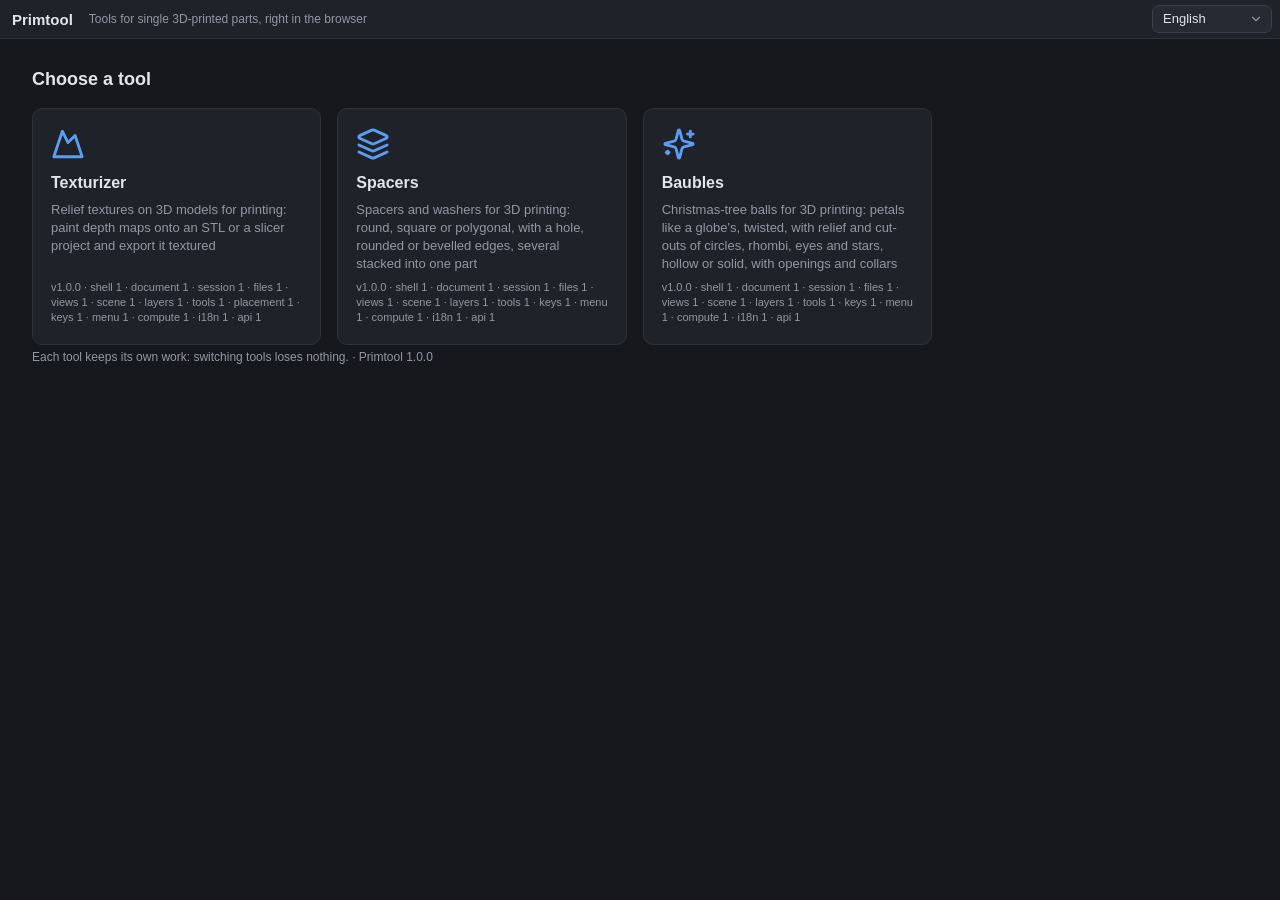
<file: primtool/index.html>
<!doctype html>
<html lang="ru">
  <head>
    <meta charset="UTF-8" />
    <meta name="viewport" content="width=device-width, initial-scale=1.0" />
    <title>Primtool</title>
    <meta name="description" content="Инструменты для отдельных деталей под 3D-печать — рельефные текстуры, проставки и шайбы — прямо в браузере" />
    <meta name="theme-color" content="#1f2228" />
    <link rel="icon" href="./icon.svg" type="image/svg+xml" />
    <link rel="manifest" href="./manifest.webmanifest" />
    <script type="module" crossorigin src="./assets/index-BRjMi6jE.js"></script>
    <link rel="stylesheet" crossorigin href="./assets/index-DzqEiB0S.css">
  </head>
  <body>
    <div id="root"></div>
  </body>
</html>
</file>
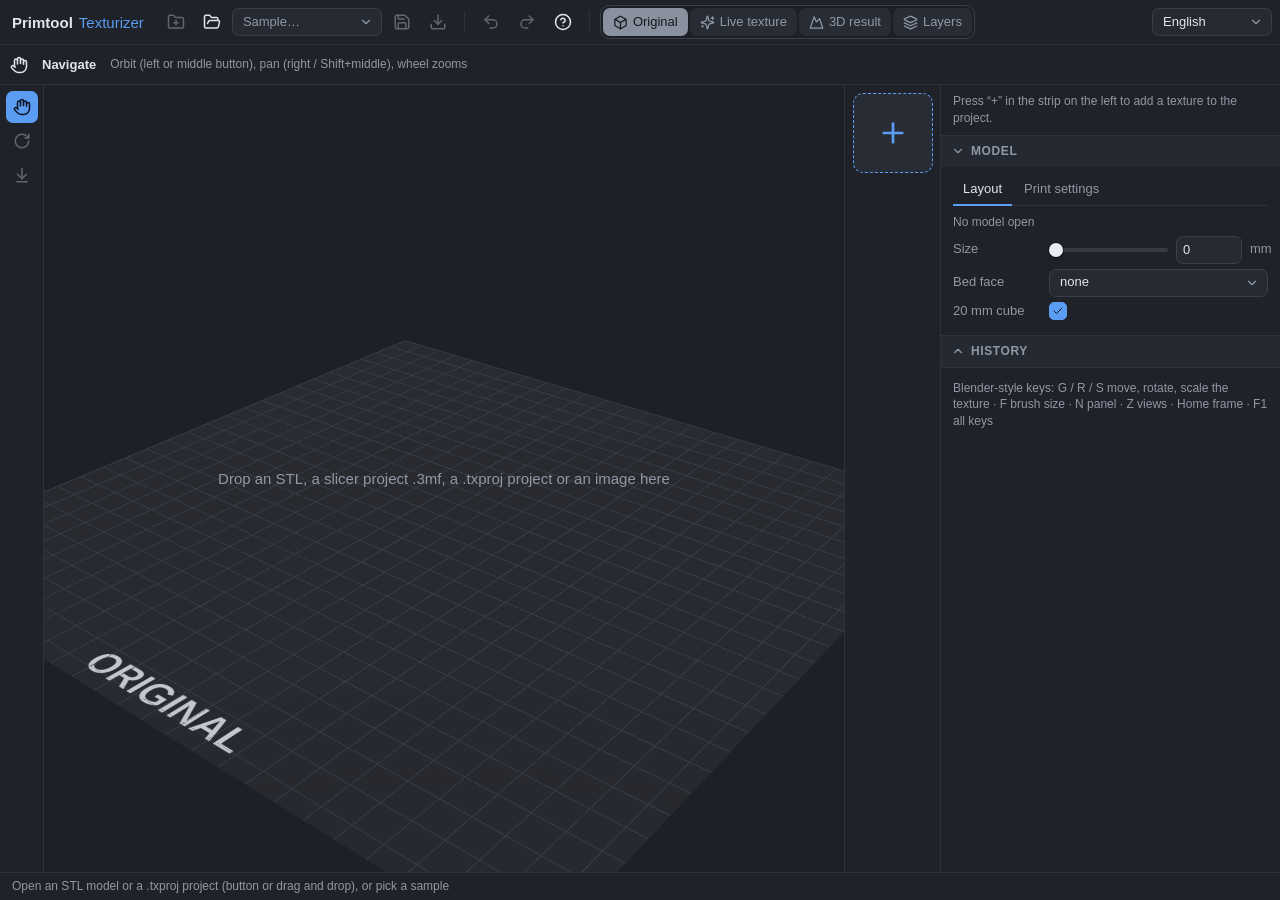
<file: texturizer/index.html>
<!doctype html>
<html lang="ru">
  <head>
    <meta charset="UTF-8" />
    <title>Texturizer → Primtool</title>
    <!-- Texturizer is now a tool of Primtool: the old address sends you there, keeping nothing behind -->
    <meta http-equiv="refresh" content="0; url=../primtool/#texturizer" />
    <link rel="canonical" href="../primtool/#texturizer" />
    <script>location.replace("../primtool/#texturizer");</script>
  </head>
  <body style="font: 14px sans-serif; background: #16181d; color: #e3e5ea; padding: 24px">
    Texturizer теперь живёт в Primtool: <a style="color: #5b9df2" href="../primtool/#texturizer">cavinsmith.github.io/primtool/#texturizer</a>
  </body>
</html>
</file>
<file: primtool/assets/index-DzqEiB0S.css>
:root{--bg: #16181d;--panel: #1f2228;--panel2: #252931;--line: #2e323b;--text: #e3e5ea;--dim: #9198a5;--accent: #5b9df2;--warn: #e8b453;--err: #f07167;color-scheme:dark;font:13px/1.4 -apple-system,BlinkMacSystemFont,Segoe UI,Roboto,sans-serif}*{box-sizing:border-box}html,body,#root{margin:0;height:100%;background:var(--bg);color:var(--text);overflow:hidden}.app{display:flex;flex-direction:column;height:100%}.middle{flex:1;display:flex;min-height:0}.topbar{display:flex;align-items:center;gap:4px;padding:5px 8px;background:var(--panel);border-bottom:1px solid var(--line);flex-wrap:wrap}.brand{font:inherit;font-weight:600;font-size:15px;margin-right:8px;background:none;border:0;color:inherit;padding:2px 4px;border-radius:4px;cursor:pointer;display:inline-flex;gap:6px;align-items:baseline}.brand:hover{background:var(--ctl-hover, #2b2f37)}.brand-plugin{font-weight:500;color:var(--accent, #a594e0)}.sep{width:1px;height:22px;background:var(--line);margin:0 6px}.samples{max-width:150px}.seg{display:flex;border:1px solid #3a3f4a;border-radius:7px;overflow:hidden}.seg button{background:#282c34;color:var(--dim);border:0;padding:5px 10px;font:inherit;cursor:pointer;display:flex;align-items:center;gap:5px}.seg button+button{border-left:1px solid #3a3f4a}.seg button.active{background:var(--accent);color:#0d1320}.toolopts{display:flex;align-items:center;gap:14px;flex-wrap:nowrap;height:40px;flex:none;padding:0 10px;background:var(--panel);border-bottom:1px solid var(--line);overflow:hidden;white-space:nowrap}.toolopts>b{flex:none}.toolopts label{display:flex;align-items:center;gap:6px;color:var(--dim);flex:none}.toolopts input[type=range]{width:90px;accent-color:var(--accent)}.toolopts .v{min-width:42px;color:var(--text);font-variant-numeric:tabular-nums}.toolopts .hint{flex:1 1 0;min-width:0;margin:0;overflow:hidden;text-overflow:ellipsis;white-space:nowrap}.toolbar{width:44px;flex:none;background:var(--panel);border-right:1px solid var(--line);display:flex;flex-direction:column;align-items:center;gap:2px;padding-top:6px}.ibtn{width:32px;height:32px;display:inline-flex;align-items:center;justify-content:center;border-radius:7px;border:1px solid transparent;background:transparent;color:var(--text);cursor:pointer;padding:0}.ibtn:hover:not(:disabled){background:#2c313a}.ibtn.active{background:var(--accent);color:#0d1320}.ibtn:disabled{opacity:.35;cursor:default}.icon{position:relative;display:inline-block;flex:none}.icon>span,.icon svg{display:block;width:100%;height:100%}.badge{position:absolute;right:-5px;bottom:-6px;font-size:13px;font-weight:800;line-height:1}.view{position:relative;flex:1;min-width:0}.canvas{position:absolute;inset:0}.empty{position:absolute;inset:0;display:flex;align-items:center;justify-content:center;color:var(--dim);font-size:15px;pointer-events:none}.busy{position:absolute;top:12px;left:50%;transform:translate(-50%);background:#14161beb;border:1px solid var(--line);border-radius:8px;padding:8px 14px;display:flex;gap:10px;align-items:center;white-space:nowrap}.secs{color:var(--dim);font-variant-numeric:tabular-nums}.spinner{width:14px;height:14px;border-radius:50%;border:2px solid #555;border-top-color:var(--accent);animation:spin .8s linear infinite}@keyframes spin{to{transform:rotate(360deg)}}.docks{width:340px;flex:none;overflow-y:auto;background:var(--panel);border-left:1px solid var(--line)}.dock{border-bottom:1px solid var(--line)}.dock>header{display:flex;align-items:center;gap:6px;padding:7px 10px;cursor:pointer;user-select:none;font-size:12px;text-transform:uppercase;letter-spacing:.05em;color:var(--dim);font-weight:600;background:var(--panel2)}.dock-body{padding:6px 12px 10px}.spacer{flex:1}.row{display:flex;align-items:center;gap:8px;margin:5px 0}.lbl{width:88px;flex:none;color:var(--dim)}.row input[type=range]{flex:1;min-width:0;accent-color:var(--accent)}.row select{flex:1;min-width:0}.num{width:58px}.unit{width:18px;color:var(--dim)}input,select,.btn{background:#282c34;color:var(--text);border:1px solid #3a3f4a;border-radius:6px;padding:4px 6px;font:inherit}.btn{cursor:pointer;padding:5px 10px}.btn.small{padding:2px 8px}.btn:hover:not(:disabled){border-color:var(--accent)}.btn:disabled{opacity:.45;cursor:default}.buttons{flex-wrap:wrap}.hint{color:var(--dim);font-size:12px;margin:4px 0}.warn{color:var(--warn);font-size:12px;margin:4px 0}.keys{padding:8px 12px}.addwrap{position:relative;display:inline-block}.curve{width:100%;max-width:260px;display:block;margin:0 auto;touch-action:none;cursor:crosshair}.curve-bg{fill:#15171c;stroke:#3a3f4a}.curve-grid line{stroke:#2c3038}.curve-line{fill:none;stroke:var(--accent);stroke-width:2}.curve-pt{fill:#e3e5ea;stroke:#15171c;stroke-width:2;cursor:grab}.history{margin:0;padding-left:22px;max-height:260px;overflow-y:auto}.history li{cursor:pointer;padding:1px 0}.history li.cur{color:var(--accent);font-weight:600}.history li.future{color:#5c6370}.status{display:flex;gap:14px;padding:5px 12px;background:var(--panel);border-top:1px solid var(--line);color:var(--dim);font-size:12px;white-space:nowrap;overflow:hidden}.error{color:var(--err);cursor:pointer}.modal-bg{position:fixed;inset:0;background:#0000008c;display:flex;align-items:center;justify-content:center;z-index:50}.modal{background:var(--panel);border:1px solid #3a3f4a;border-radius:12px;padding:16px 20px;width:min(660px,94vw);box-shadow:0 20px 60px #0009}.modal h3{margin:0 0 8px;font-size:16px}.size-body{display:flex;gap:16px;align-items:flex-start}.num.big{font-weight:700;font-size:15px;width:90px}.quick{display:flex;flex-direction:column;gap:4px;margin-top:6px}.end{justify-content:flex-end;margin-top:12px}.btn.primary{background:var(--accent);border-color:var(--accent);color:#0d1320;font-weight:600}.volume{width:300px;height:300px;flex:none;border-radius:8px;cursor:grab;touch-action:none}.volume:active{cursor:grabbing}.modal.help{width:min(640px,94vw);max-height:86vh;overflow-y:auto}.modal.help p{margin:6px 0}.modal.small{width:min(460px,94vw)}a{color:var(--accent)}.rail{position:relative;width:96px;flex:none;background:var(--panel);border-left:1px solid var(--line);min-height:0;display:flex;flex-direction:column;align-items:center;padding:8px 0 0;gap:0}.rail .addwrap{position:relative}.rail-add{width:var(--cube, 80px);height:var(--cube, 80px);border-radius:10px;border:1px dashed #4a505c;background:#282c34;color:var(--text);display:flex;align-items:center;justify-content:center;cursor:pointer;padding:0}.rail-add:hover:not(:disabled){border-color:var(--accent);color:var(--accent)}.rail-add:disabled{opacity:.35;cursor:default}.rail-add.pulse{border-color:var(--accent);color:var(--accent);animation:rail-pulse 1.4s ease-in-out infinite alternate}@keyframes rail-pulse{0%{transform:scale(1)}to{transform:scale(1.22)}}.rail-list{list-style:none;margin:0;padding:8px 0;display:flex;flex-direction:column;gap:10px;overflow-x:hidden;overflow-y:auto;scrollbar-width:none;align-items:center;width:100%;min-height:0}.rail-list::-webkit-scrollbar{display:none}.rail-item{position:relative;width:var(--cube, 80px);height:var(--cube, 80px);border-radius:10px;cursor:grab;flex:none}.rail-item:hover{background:#2a2e36}.rail-item.sel{outline:2px solid var(--accent);outline-offset:2px;background:#2f3a4d}.rail-item.drop-before:before,.rail-item.drop-after:after{content:"";position:absolute;left:-2px;right:-2px;height:2px;background:var(--accent);border-radius:1px}.rail-item.drop-before:before{top:-5px}.rail-item.drop-after:after{bottom:-5px}.rail-btn{position:absolute;width:20px;height:20px;border-radius:50%;padding:0;border:1px solid #3a3f4a;background:#1f2228;color:var(--dim);display:none;align-items:center;justify-content:center;cursor:pointer;z-index:1}.rail-btn.tl{top:-5px;left:-4px}.rail-btn.tr{top:-5px;right:-4px}.rail-btn.bl{bottom:-5px;left:-4px}.rail-btn.br{bottom:-5px;right:-4px}.rail-item:hover .rail-btn,.rail-item.hidden .rail-eye{display:flex}.rail-btn:hover:not(:disabled){color:var(--accent);border-color:var(--accent)}.rail-btn:disabled{opacity:.4;cursor:default}.rail-del:hover{color:var(--err)!important;border-color:var(--err)!important}.hint.pad{padding:8px 12px;margin:0;border-bottom:1px solid var(--line)}.tool-wrap{position:relative;display:inline-flex}.tool-tip{display:none;position:absolute;left:calc(100% + 10px);top:50%;transform:translateY(-50%);z-index:40;width:250px;padding:8px 10px;border-radius:8px;background:#2a2e36;border:1px solid #3a3f4a;box-shadow:0 6px 20px #00000073;pointer-events:none;font-size:12px;line-height:1.4}.tool-tip:before{content:"";position:absolute;left:-5px;top:50%;width:8px;height:8px;background:#2a2e36;border-left:1px solid #3a3f4a;border-bottom:1px solid #3a3f4a;transform:translateY(-50%) rotate(45deg)}.tool-tip b{display:block;margin-bottom:3px;font-size:13px}.tool-tip kbd{font:11px ui-monospace,monospace;padding:0 5px;border:1px solid #4a505c;border-radius:4px;color:var(--dim);margin-left:4px}.tool-tip .why{color:var(--warn)}.tool-wrap:hover .tool-tip{display:block}.tabs{display:flex;gap:2px;margin:2px 0 8px;border-bottom:1px solid var(--line)}.tabs button{background:none;border:0;border-bottom:2px solid transparent;color:var(--dim);font:inherit;padding:5px 10px 6px;cursor:pointer;margin-bottom:-1px}.tabs button:hover{color:var(--text)}.tabs button.active{color:var(--text);border-bottom-color:var(--accent)}.iseg{display:flex;border:1px solid #3a3f4a;border-radius:7px}.iseg button{position:relative;width:38px;height:32px;padding:0;border:0;background:#282c34;color:var(--dim);display:flex;align-items:center;justify-content:center;cursor:pointer}.iseg button:first-child{border-radius:6px 0 0 6px}.iseg button:last-child{border-radius:0 6px 6px 0}.iseg button+button{border-left:1px solid #3a3f4a}.iseg button:hover{color:var(--text);background:#2f343e}.iseg button.active{background:var(--accent);color:#0d1320}.iseg-tip{display:none;position:absolute;bottom:calc(100% + 6px);left:50%;transform:translate(-50%);z-index:30;white-space:nowrap;padding:4px 8px;border-radius:6px;background:#2a2e36;border:1px solid #3a3f4a;color:var(--text);font-size:12px;box-shadow:0 6px 20px #00000073;pointer-events:none}.iseg button:hover .iseg-tip{display:block}.iseg button:last-child .iseg-tip{left:auto;right:0;transform:none}.glyph{width:26px;height:26px;display:block}.g-surf{fill:currentColor;fill-opacity:.18;stroke:currentColor;stroke-opacity:.55;stroke-width:1}.g-box{fill:none;stroke:currentColor;stroke-opacity:.45;stroke-width:1.2}.g-line{fill:none;stroke:currentColor;stroke-width:1.6;stroke-linejoin:round;stroke-linecap:round}.g-dot{fill:currentColor}[hidden]{display:none!important}.lang{max-width:130px}.op-layer{position:fixed;inset:0;z-index:60;cursor:move}.op-layer.rotate,.op-layer.scale{cursor:crosshair}.op-layer.radius,.op-layer.strength{cursor:ew-resize}.op-hint{position:fixed;left:50%;bottom:40px;transform:translate(-50%);padding:8px 14px;border-radius:9px;background:#1f2228f2;border:1px solid #3a3f4a;box-shadow:0 8px 26px #00000080;display:flex;flex-direction:column;align-items:center;gap:2px;pointer-events:none;white-space:nowrap}.op-hint span{font-size:12px;color:var(--dim)}.pie-bg{position:fixed;inset:0;z-index:60}.pie{position:fixed;width:0;height:0}.pie-item{position:absolute;transform:translate(-50%,-50%);white-space:nowrap;display:flex;align-items:center;gap:6px;padding:6px 12px;border-radius:16px;border:1px solid #3a3f4a;background:#282c34;color:var(--text);font:inherit;cursor:pointer;box-shadow:0 6px 20px #00000073}.pie-item:hover{border-color:var(--accent)}.pie-item.active{background:var(--accent);color:#0d1320}.pie-item kbd{font:11px ui-monospace,monospace;opacity:.7}.pie-item.p0{left:-110px;top:0}.pie-item.p1{left:110px;top:0}.pie-item.p2{left:0;top:70px}.pie-item.p3{left:0;top:-70px}.modal.help{width:min(860px,96vw)}.keys-grid{display:grid;grid-template-columns:repeat(auto-fit,minmax(360px,1fr));gap:4px 20px;margin:8px 0}.keys-grid h4{margin:8px 0 4px;font-size:13px;color:var(--accent)}.keys-grid table{border-collapse:collapse;width:100%;font-size:12px}.keys-grid td{padding:2px 4px;vertical-align:top}.keys-grid td:first-child{width:42%}.keys-grid kbd{font:11px ui-monospace,monospace;padding:0 5px;border:1px solid #4a505c;border-radius:4px;color:var(--text)}:root{--ctl-h: 28px;--ctl-radius: 7px;--ctl-bg: #262a32;--ctl-bg-hover: #2d323c;--ctl-border: #3a3f4a;--ctl-border-hover: #4b5260;--ring: 0 0 0 3px rgba(91, 157, 242, .35);--pop-bg: #23272f;--pop-shadow: 0 12px 32px rgba(0, 0, 0, .55), 0 2px 6px rgba(0, 0, 0, .35);--track: #353a45;--thumb: #e9ecf2;--ease: cubic-bezier(.2, .8, .2, 1)}.slider{position:relative;flex:1;min-width:0;height:20px;display:flex;align-items:center;touch-action:none;user-select:none;cursor:pointer}.slider.mini{flex:none;width:96px}.slider-track{position:relative;flex:1;height:4px;border-radius:4px;background:var(--track);overflow:hidden}.slider-range{position:absolute;height:100%;border-radius:4px;background:linear-gradient(90deg,#4a86d8,var(--accent))}.slider-thumb{display:block;width:14px;height:14px;border-radius:50%;background:var(--thumb);box-shadow:0 1px 3px #00000080,0 0 0 1px #00000040;transition:transform .12s var(--ease),box-shadow .12s}.slider:hover .slider-thumb{transform:scale(1.12)}.slider-thumb:focus-visible{outline:none;box-shadow:var(--ring),0 1px 3px #00000080}.slider-thumb:active{transform:scale(1.2)}.num{height:var(--ctl-h);border-radius:var(--ctl-radius);background:var(--ctl-bg);border-color:var(--ctl-border);transition:border-color .12s,box-shadow .12s;font-variant-numeric:tabular-nums}.num:hover{border-color:var(--ctl-border-hover)}.num:focus{outline:none;border-color:var(--accent);box-shadow:var(--ring)}.select-trigger{display:inline-flex;align-items:center;justify-content:space-between;gap:8px;flex:1;min-width:0;height:var(--ctl-h);padding:0 8px 0 10px;border-radius:var(--ctl-radius);border:1px solid var(--ctl-border);background:var(--ctl-bg);color:var(--text);font:inherit;cursor:pointer;text-align:left;transition:border-color .12s,background .12s,box-shadow .12s}.select-trigger>span:first-child{overflow:hidden;text-overflow:ellipsis;white-space:nowrap}.select-trigger:hover{background:var(--ctl-bg-hover);border-color:var(--ctl-border-hover)}.select-trigger:focus-visible{outline:none;box-shadow:var(--ring);border-color:var(--accent)}.select-trigger[data-state=open]{border-color:var(--accent)}.select-trigger[data-state=open] .select-icon{transform:rotate(180deg)}.select-trigger[data-placeholder]{color:var(--dim)}.select-trigger:disabled{opacity:.45;cursor:default}.select-icon{display:flex;color:var(--dim);transition:transform .15s var(--ease)}.topbar .select-trigger{flex:none;width:150px}.topbar .select-trigger.lang{width:120px}.select-content{z-index:100;min-width:var(--radix-select-trigger-width);max-height:min(420px,var(--radix-select-content-available-height));overflow:hidden;background:var(--pop-bg);border:1px solid var(--ctl-border);border-radius:9px;box-shadow:var(--pop-shadow);animation:pop-in .12s var(--ease)}.select-viewport{padding:4px}.select-item{position:relative;display:flex;align-items:center;justify-content:space-between;gap:12px;min-height:28px;padding:4px 8px 4px 10px;border-radius:6px;color:var(--text);cursor:pointer;user-select:none;outline:none;white-space:nowrap}.select-item[data-highlighted]{background:#5b9df22e}.select-item[data-state=checked]{color:var(--accent);font-weight:600}.select-check{display:flex;color:var(--accent)}@keyframes pop-in{0%{opacity:0;transform:translateY(-4px) scale(.98)}to{opacity:1;transform:none}}.checkbox{width:18px;height:18px;flex:none;padding:0;display:inline-flex;align-items:center;justify-content:center;border-radius:5px;border:1.5px solid var(--ctl-border-hover);background:var(--ctl-bg);color:#0d1320;cursor:pointer;transition:background .12s,border-color .12s,box-shadow .12s}.checkbox:hover{border-color:var(--accent)}.checkbox:focus-visible{outline:none;box-shadow:var(--ring)}.checkbox[data-state=checked]{background:var(--accent);border-color:var(--accent)}.checkbox-mark{display:flex;animation:pop-in .1s var(--ease)}.check{display:inline-flex;align-items:center;gap:8px;margin:8px 0;cursor:pointer;user-select:none}.seg{border:1px solid var(--ctl-border);border-radius:9px;padding:2px;gap:2px;background:#1c1f25}.seg button{border-radius:7px;transition:background .12s,color .12s}.seg button+button{border-left:0}.seg button:hover:not(.active){background:var(--ctl-bg-hover);color:var(--text)}.seg button:focus-visible,.iseg button:focus-visible,.tabs button:focus-visible{outline:none;box-shadow:var(--ring)}.iseg{border-color:var(--ctl-border);padding:2px;gap:2px;background:#1c1f25;border-radius:9px}.iseg button{border-radius:7px!important;background:transparent;transition:background .12s,color .12s}.iseg button+button{border-left:0}.iseg button.active{background:var(--accent)}.tabs button{transition:color .12s,border-color .15s var(--ease)}.btn{height:var(--ctl-h);padding:0 12px;border-radius:var(--ctl-radius);border-color:var(--ctl-border);background:var(--ctl-bg);transition:background .12s,border-color .12s,box-shadow .12s}.btn.small{height:24px;padding:0 9px}.btn:hover:not(:disabled){background:var(--ctl-bg-hover);border-color:var(--ctl-border-hover)}.btn:focus-visible{outline:none;box-shadow:var(--ring)}.btn.primary:hover:not(:disabled){background:#6eaaf5;border-color:#6eaaf5}*{scrollbar-width:thin;scrollbar-color:#3a3f4a transparent}::-webkit-scrollbar{width:8px;height:8px}::-webkit-scrollbar-thumb{background:#3a3f4a;border-radius:8px;border:2px solid transparent;background-clip:padding-box}::-webkit-scrollbar-thumb:hover{background-color:#4b5260}.iseg button{width:33px;height:30px}.num{width:66px}.place-pop{position:absolute;top:8px;right:8px;z-index:14;width:236px;padding:8px 10px 6px;border-radius:10px;background:#1f2228f0;border:1px solid var(--ctl-border);box-shadow:var(--pop-shadow);animation:pop-in .12s var(--ease)}.place-head{display:flex;align-items:center;gap:6px;margin-bottom:4px}.place-pop .lbl{width:92px}.place-pop .num{flex:1;width:auto}.place-pop .hint{margin:4px 0 2px}.place-pop .axis-x .lbl{color:#e5534b}.place-pop .axis-y .lbl{color:#57ab5a}.place-pop .axis-z .lbl{color:#539bf5}.place-pop .axis-lift .lbl{color:#e8b453}.ibtn.active,.ibtn.active:hover:not(:disabled){background:var(--accent);color:#0d1320}.seg.views button.active{background:var(--view, #8a919e);color:#15171c}.layer-range{position:absolute;right:14px;top:64px;bottom:56px;z-index:13;width:28px;display:flex;justify-content:center}.vrange{position:relative;display:flex;flex-direction:column;align-items:center;width:20px;height:100%;touch-action:none;user-select:none;cursor:pointer}.vrange-track{position:relative;flex:1;width:6px;border-radius:6px;background:var(--track)}.vrange-range{position:absolute;width:100%;border-radius:6px;background:linear-gradient(0deg,#c7a85a,#e0b860)}.vrange-thumb{width:18px;height:18px}.vrange-label{position:absolute;right:24px;top:50%;transform:translateY(-50%);white-space:nowrap;pointer-events:none;font-size:11px;padding:2px 6px;border-radius:6px;background:#1f2228eb;border:1px solid var(--ctl-border);color:var(--text);font-variant-numeric:tabular-nums}.place-pop~.layer-range{top:200px}.launcher{display:flex;flex-direction:column;height:100%}.launcher-body{flex:1;overflow:auto;padding:28px 32px}.launcher-body h2{font-size:18px;font-weight:600;margin:0 0 16px}.launcher-cards{display:grid;grid-template-columns:repeat(auto-fill,minmax(260px,1fr));gap:16px;max-width:900px}.launcher-card{display:flex;flex-direction:column;align-items:flex-start;gap:6px;text-align:left;font:inherit;color:var(--text);background:var(--panel);border:1px solid var(--line);border-radius:10px;padding:18px;cursor:pointer;min-height:170px}.launcher-card:hover:not(:disabled){border-color:var(--accent);background:var(--panel2)}.launcher-card b{font-size:16px}.launcher-card.off{opacity:.55;cursor:not-allowed}.lc-icon{color:var(--accent)}.lc-desc{color:var(--dim)}.lc-continue{color:var(--accent);font-size:12px}.lc-why{color:var(--warn);font-size:12px}.lc-ver{margin-top:auto;color:var(--dim);font-size:11px}
</file>
